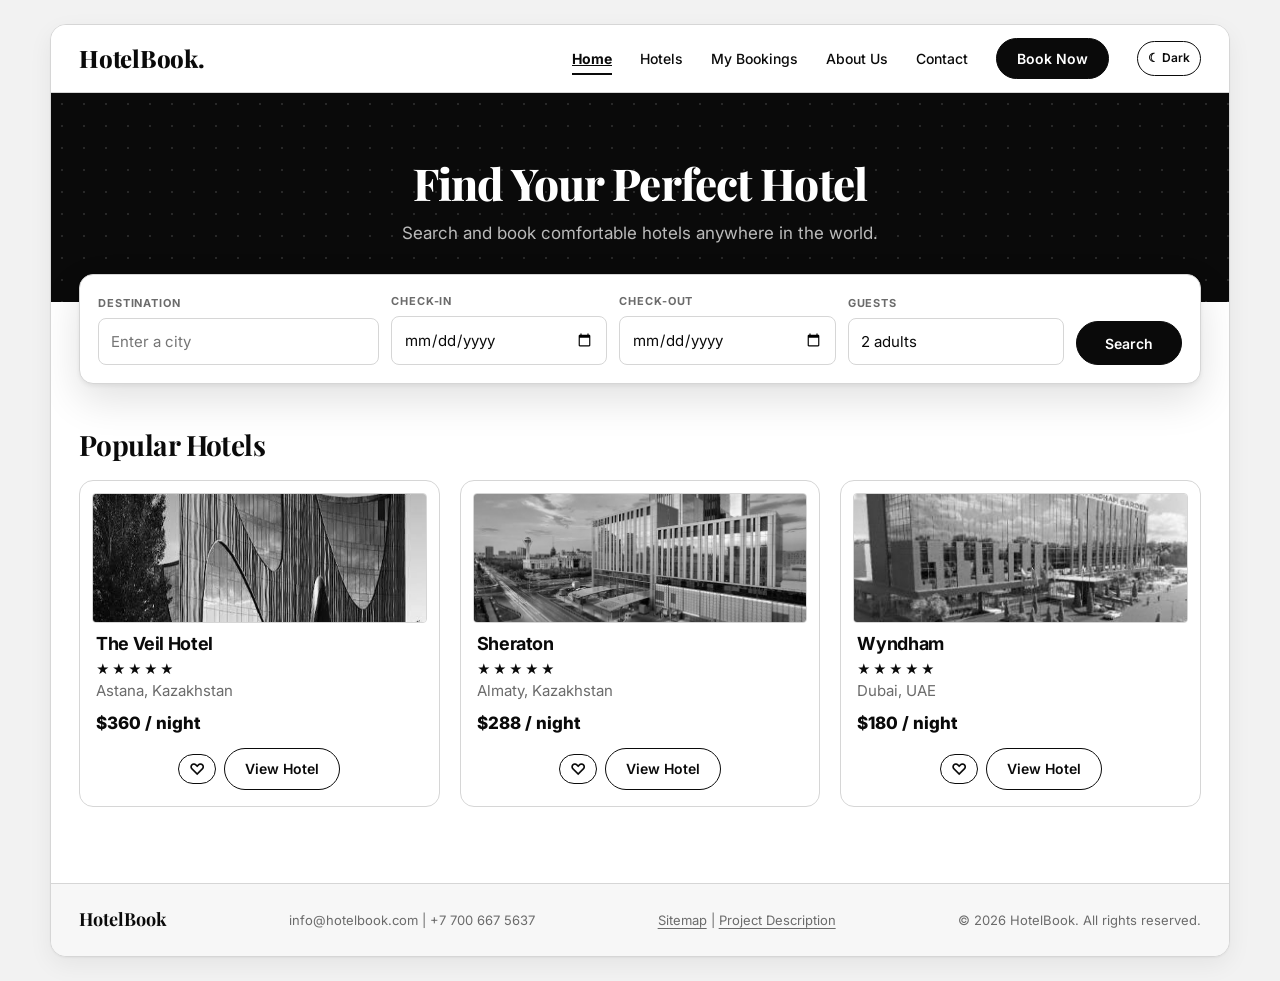
<file: index.html>
<!DOCTYPE html>
<html lang="en">
<head>
<meta charset="UTF-8">
<meta name="viewport" content="width=device-width, initial-scale=1.0">
<title>HotelBook — Home</title>
<link rel="stylesheet" href="style.css">
</head>
<body>
<div class="site">
<header>
<a class="logo" href="index.html">HotelBook</a>
<nav><a href="index.html">Home</a><a href="hotels.html">Hotels</a><a href="my-bookings.html">My Bookings</a><a href="about.html">About Us</a><a href="contact.html">Contact</a><a class="btn" href="booking.html">Book Now</a></nav>
</header>
<main>
<section class="hero">
<h1>Find Your Perfect Hotel</h1>
<p>Search and book comfortable hotels anywhere in the world.</p>
</section>

<form class="search-box" id="home-search" action="hotels.html">
<div class="field"><label for="home-destination">Destination</label><input id="home-destination" type="text" placeholder="Enter a city"></div>
<div class="field"><label for="home-checkin">Check-in</label><input id="home-checkin" type="date"></div>
<div class="field"><label for="home-checkout">Check-out</label><input id="home-checkout" type="date"></div>
<div class="field"><label for="home-guests">Guests</label><input id="home-guests" type="text" value="2 adults"></div>
<button class="dark" type="submit">Search</button>
</form>

<section class="hidden" id="recent-section" aria-labelledby="recent-title">
<div class="section-header">
<h2 class="section-title" id="recent-title">Recently Viewed</h2>
<button type="button" id="clear-recent">Clear</button>
</div>
<div class="hotel-grid" id="recent-hotels"></div>
</section>

<h2 class="section-title">Popular Hotels</h2>
<div class="hotel-grid" id="popular-hotels"></div>
</main>
<footer><strong>HotelBook</strong><span>info@hotelbook.com | +7 700 667 5637</span><span><a href="sitemap.html">Sitemap</a> | <a href="project-description.html">Project Description</a></span><span>© 2026 HotelBook. All rights reserved.</span></footer>
</div>

<script src="https://code.jquery.com/jquery-3.7.1.min.js"></script>
<script src="js/classes/StorageService.js"></script>
<script src="js/classes/Hotel.js"></script>
<script src="js/classes/Booking.js"></script>
<script src="js/data.js"></script>
<script src="js/common.js"></script>
<script src="js/main.js"></script>
<script src="js/recent.js"></script>
<script src="js/home.js"></script>
<script src="js/effects.js"></script>
</body>
</html>
</file>
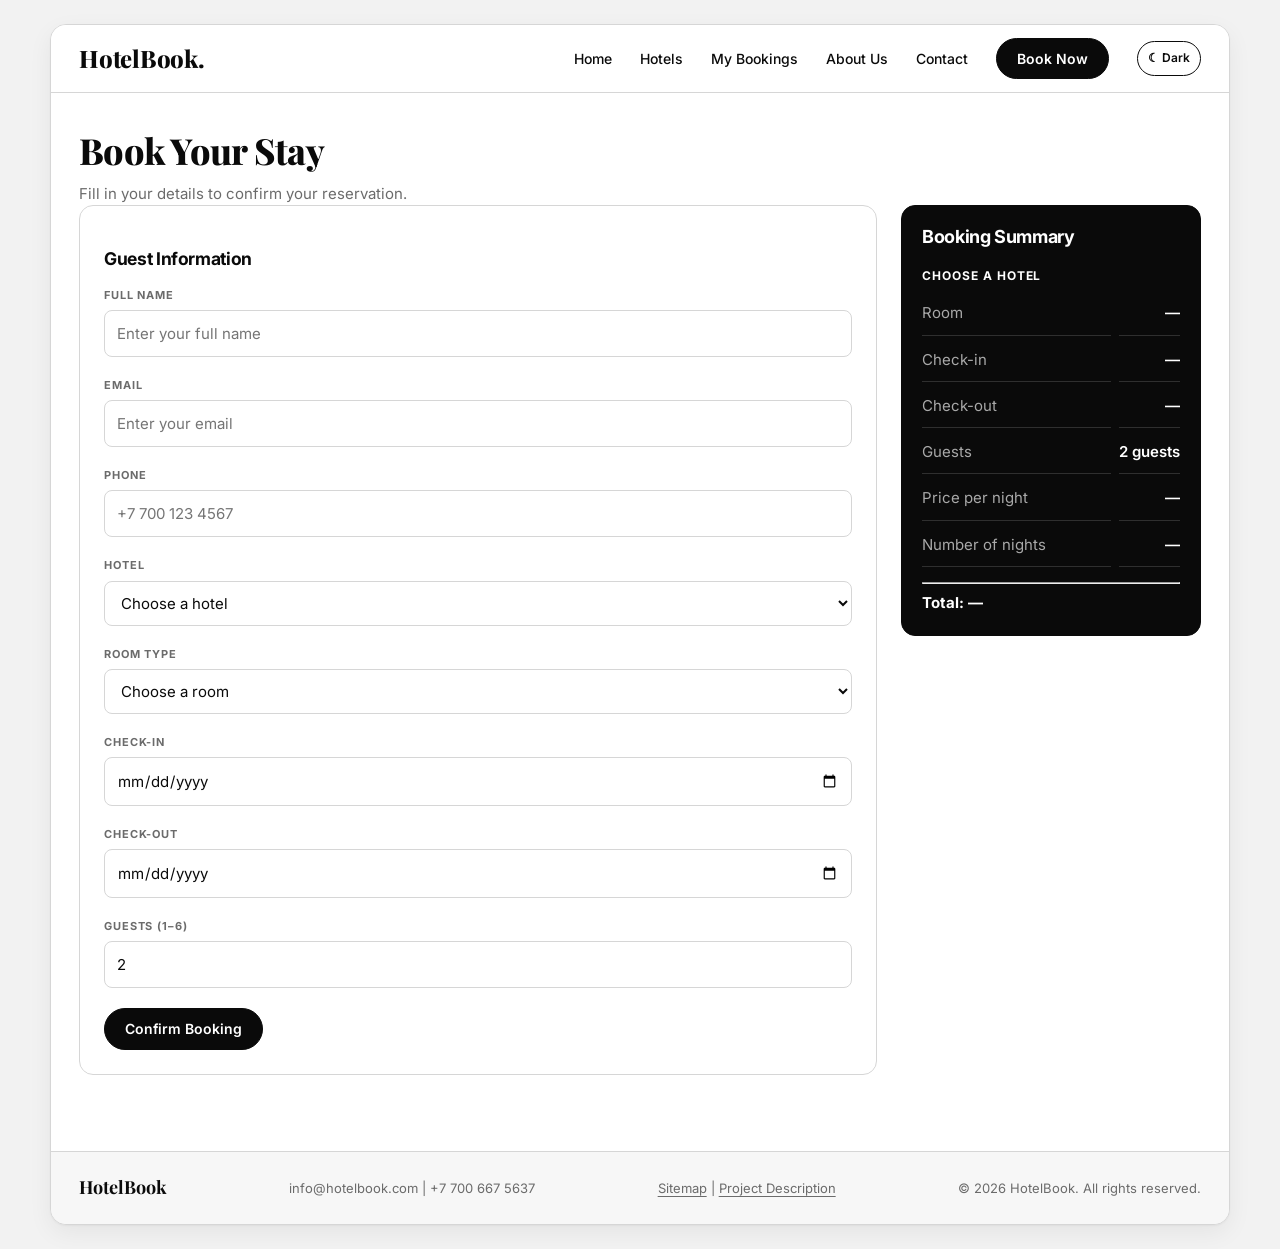
<file: booking.html>
<!DOCTYPE html>
<html lang="en">
<head>
<meta charset="UTF-8">
<meta name="viewport" content="width=device-width, initial-scale=1.0">
<title>HotelBook — Booking</title>
<link rel="stylesheet" href="style.css">
</head>
<body> 
<div class="site">
<header>
<a class="logo" href="index.html">HotelBook</a>
<nav><a href="index.html">Home</a><a href="hotels.html">Hotels</a><a href="my-bookings.html">My Bookings</a><a href="about.html">About Us</a><a href="contact.html">Contact</a><a class="btn" href="booking.html">Book Now</a></nav>
</header>
<main>
<h1 class="page-title">Book Your Stay</h1>
<p class="subtitle">Fill in your details to confirm your reservation.</p>
<div class="booking-layout">
<form class="form-panel" id="booking-form" novalidate>
<h3>Guest Information</h3>

<div class="field"><label for="booking-name">Full Name</label>
<input id="booking-name" type="text" placeholder="Enter your full name" autocomplete="name" aria-describedby="booking-name-error">
<small class="error-message" id="booking-name-error"></small></div>

<div class="field"><label for="booking-email">Email</label>
<input id="booking-email" type="email" placeholder="Enter your email" autocomplete="email" aria-describedby="booking-email-error">
<small class="error-message" id="booking-email-error"></small></div>

<div class="field"><label for="booking-phone">Phone</label>
<input id="booking-phone" type="tel" placeholder="+7 700 123 4567" autocomplete="tel" aria-describedby="booking-phone-error">
<small class="error-message" id="booking-phone-error"></small></div>

<div class="field"><label for="booking-hotel">Hotel</label>
<select id="booking-hotel" aria-describedby="booking-hotel-error"><option value="">Choose a hotel</option></select>
<small class="error-message" id="booking-hotel-error"></small></div>

<div class="field"><label for="booking-room">Room type</label>
<select id="booking-room" aria-describedby="booking-room-error"><option value="">Choose a room</option></select>
<small class="error-message" id="booking-room-error"></small></div>

<div class="field"><label for="booking-checkin">Check-in</label>
<input id="booking-checkin" type="date" aria-describedby="booking-checkin-error">
<small class="error-message" id="booking-checkin-error"></small></div>

<div class="field"><label for="booking-checkout">Check-out</label>
<input id="booking-checkout" type="date" aria-describedby="booking-checkout-error">
<small class="error-message" id="booking-checkout-error"></small></div>

<div class="field"><label for="booking-guests">Guests (1–6)</label>
<input id="booking-guests" type="number" min="1" max="6" value="2" aria-describedby="booking-guests-error">
<small class="error-message" id="booking-guests-error"></small></div>

<button class="dark" type="submit">Confirm Booking</button>
<p class="success-message hidden" id="booking-success" role="status"></p>
</form>

<aside class="panel summary"><h3>Booking Summary</h3>
<p><strong id="summary-hotel">Choose a hotel</strong><br><span class="stars" id="summary-stars"></span></p>
<dl>
<dt>Room</dt><dd id="summary-room">—</dd>
<dt>Check-in</dt><dd id="summary-checkin">—</dd>
<dt>Check-out</dt><dd id="summary-checkout">—</dd>
<dt>Guests</dt><dd id="summary-guests">—</dd>
<dt>Price per night</dt><dd id="summary-price">—</dd>
<dt>Number of nights</dt><dd id="summary-nights">—</dd>
</dl>
<hr><strong id="summary-total">Total: —</strong></aside>
</div>
</main>
<footer><strong>HotelBook</strong><span>info@hotelbook.com | +7 700 667 5637</span><span><a href="sitemap.html">Sitemap</a> | <a href="project-description.html">Project Description</a></span><span>© 2026 HotelBook. All rights reserved.</span></footer>
</div>

<script src="https://code.jquery.com/jquery-3.7.1.min.js"></script>
<script src="js/classes/StorageService.js"></script>
<script src="js/classes/Hotel.js"></script>
<script src="js/classes/Booking.js"></script>
<script src="js/classes/BookingList.js"></script>
<script src="js/data.js"></script>
<script src="js/common.js"></script>
<script src="js/main.js"></script>
<script src="js/booking.js"></script>
<script src="js/effects.js"></script>
</body>
</html>
</file>
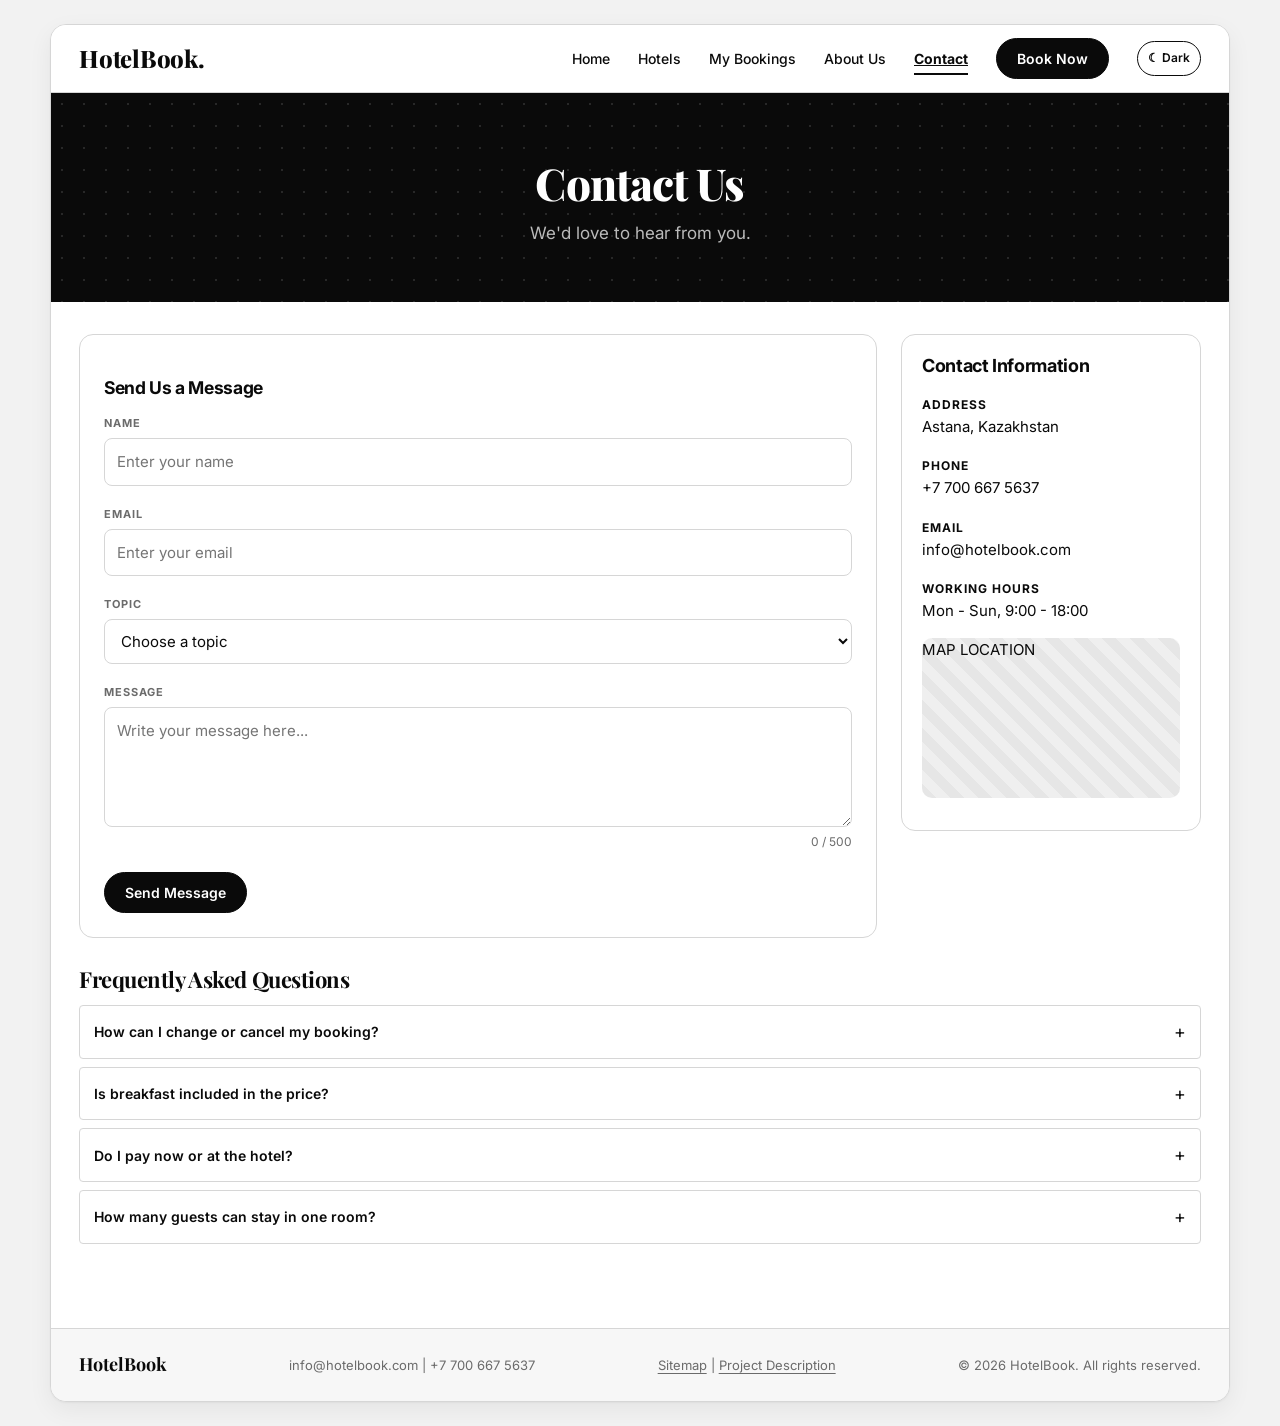
<file: contact.html>
<!DOCTYPE html>
<html lang="en">
<head>
<meta charset="UTF-8">
<meta name="viewport" content="width=device-width, initial-scale=1.0">
<title>HotelBook — Contact</title>
<link rel="stylesheet" href="style.css">
</head>
<body>
<div class="site">
<header>
<a class="logo" href="index.html">HotelBook</a>
<nav><a href="index.html">Home</a><a href="hotels.html">Hotels</a><a href="my-bookings.html">My Bookings</a><a href="about.html">About Us</a><a href="contact.html">Contact</a><a class="btn" href="booking.html">Book Now</a></nav>
</header>
<main>
<section class="hero"><h1>Contact Us</h1><p>We'd love to hear from you.</p></section>
<div class="contact-layout">
<form class="form-panel" id="contact-form" novalidate>
<h3>Send Us a Message</h3>

<div class="field"><label for="contact-name">Name</label>
<input id="contact-name" type="text" placeholder="Enter your name" autocomplete="name" aria-describedby="contact-name-error">
<small class="error-message" id="contact-name-error"></small></div>

<div class="field"><label for="contact-email">Email</label>
<input id="contact-email" type="email" placeholder="Enter your email" autocomplete="email" aria-describedby="contact-email-error">
<small class="error-message" id="contact-email-error"></small></div>

<div class="field"><label for="contact-topic">Topic</label>
<select id="contact-topic" aria-describedby="contact-topic-error">
<option value="">Choose a topic</option>
<option value="booking">Booking question</option>
<option value="payment">Payment</option>
<option value="feedback">Feedback</option>
<option value="other">Other</option>
</select>
<small class="error-message" id="contact-topic-error"></small></div>

<div class="field"><label for="contact-message">Message</label>
<textarea id="contact-message" placeholder="Write your message here..." aria-describedby="contact-message-error message-counter"></textarea>
<small class="char-counter" id="message-counter">0 / 500</small>
<small class="error-message" id="contact-message-error"></small></div>

<button class="dark" type="submit">Send Message</button>
<p class="success-message hidden" id="contact-success" role="status"></p>
</form>
<aside class="panel"><h3>Contact Information</h3><p><strong>Address</strong><br>Astana, Kazakhstan</p><p><strong>Phone</strong><br>+7 700 667 5637</p><p><strong>Email</strong><br>info@hotelbook.com</p><p><strong>Working Hours</strong><br>Mon - Sun, 9:00 - 18:00</p><div class="image-placeholder">MAP LOCATION</div></aside>
</div>

<section class="faq" id="faq">
<h2>Frequently Asked Questions</h2>
<div class="faq-item">
<button class="faq-question" type="button" aria-expanded="false">How can I change or cancel my booking?</button>
<div class="faq-answer"><p>Open the My Bookings page. There you can edit the dates or cancel a booking.</p></div>
</div>
<div class="faq-item">
<button class="faq-question" type="button" aria-expanded="false">Is breakfast included in the price?</button>
<div class="faq-answer"><p>It depends on the hotel. Open the hotel page and check the Amenities tab.</p></div>
</div>
<div class="faq-item">
<button class="faq-question" type="button" aria-expanded="false">Do I pay now or at the hotel?</button>
<div class="faq-answer"><p>HotelBook only reserves the room. Payment is made at the hotel on arrival.</p></div>
</div>
<div class="faq-item">
<button class="faq-question" type="button" aria-expanded="false">How many guests can stay in one room?</button>
<div class="faq-answer"><p>You can book for 1 to 6 guests. For larger groups, please contact us.</p></div>
</div>
</section>
</main>
<footer><strong>HotelBook</strong><span>info@hotelbook.com | +7 700 667 5637</span><span><a href="sitemap.html">Sitemap</a> | <a href="project-description.html">Project Description</a></span><span>© 2026 HotelBook. All rights reserved.</span></footer>
</div>

<script src="https://code.jquery.com/jquery-3.7.1.min.js"></script>
<script src="js/classes/StorageService.js"></script>
<script src="js/classes/Hotel.js"></script>
<script src="js/classes/Booking.js"></script>
<script src="js/data.js"></script>
<script src="js/common.js"></script>
<script src="js/main.js"></script>
<script src="js/contact.js"></script>
<script src="js/effects.js"></script>
</body>
</html>
</file>
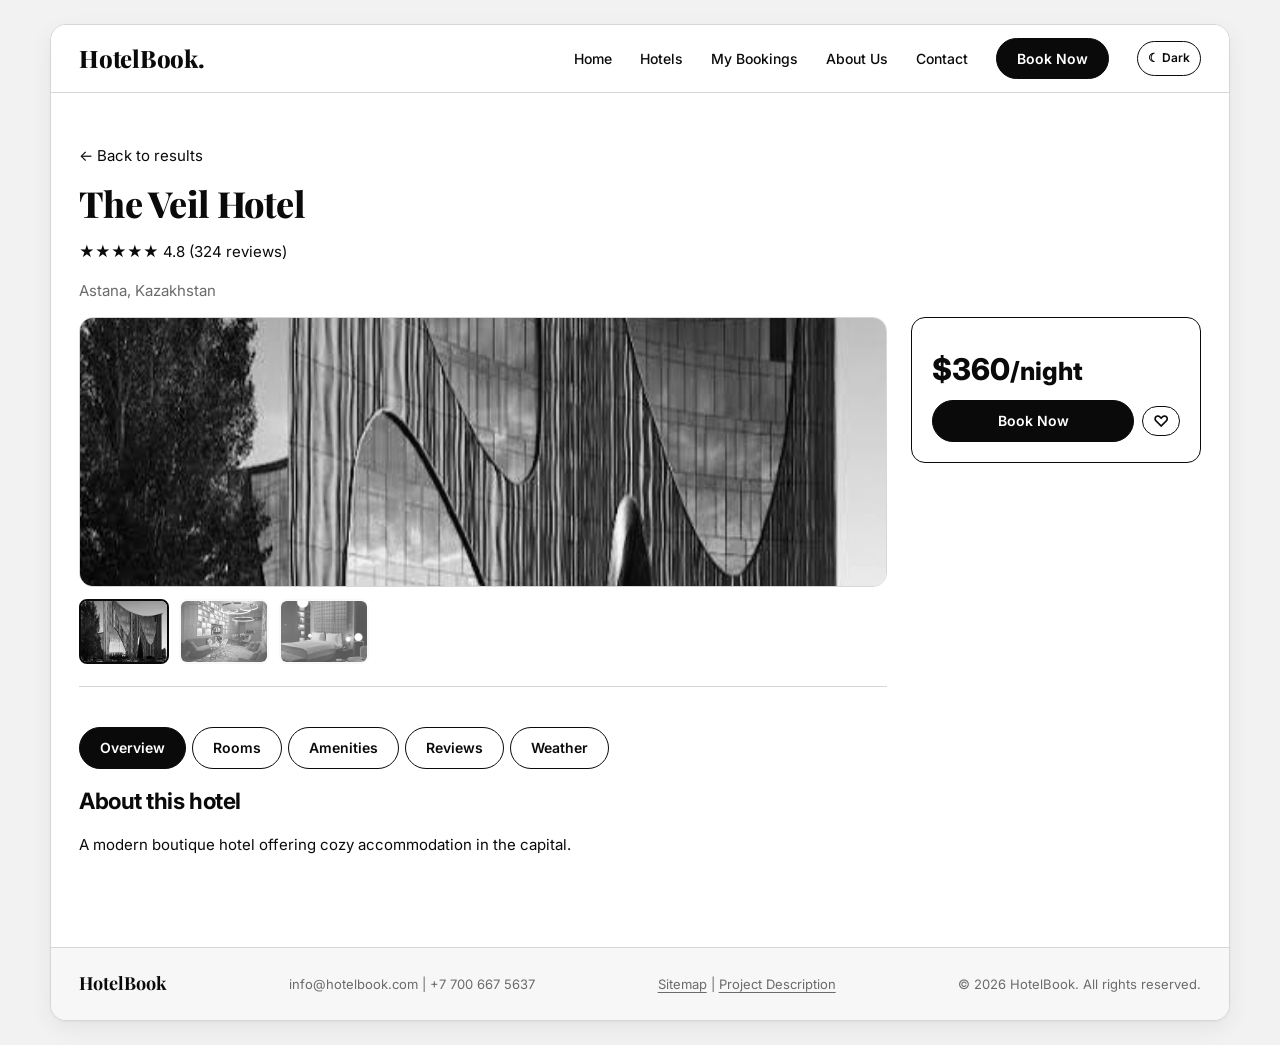
<file: hotel-details.html>
<!DOCTYPE html>
<html lang="en">
<head>
<meta charset="UTF-8">
<meta name="viewport" content="width=device-width, initial-scale=1.0">
<title>HotelBook — Hotel Details</title>
<link rel="stylesheet" href="style.css">
</head>
<body>
<div class="site">
<header>
<a class="logo" href="index.html">HotelBook</a>
<nav><a href="index.html">Home</a><a href="hotels.html">Hotels</a><a href="my-bookings.html">My Bookings</a><a href="about.html">About Us</a><a href="contact.html">Contact</a><a class="btn" href="booking.html">Book Now</a></nav>
</header>
<main>
<p><a href="hotels.html">← Back to results</a></p>

<p class="empty-message hidden" id="hotel-not-found">Hotel not found. Please go back to the hotel list.</p>

<div id="hotel-content">
<h1 class="page-title" id="hotel-name">Hotel</h1>
<p id="hotel-rating"></p>
<p class="muted" id="hotel-location"></p>

<div class="details-grid">
<section>
<img class="main-image" id="main-image" alt="">
<div class="gallery" id="hotel-gallery"></div>

<div class="features">
<div class="tabs" id="hotel-tabs" role="tablist">
<button class="tab-btn active" type="button" role="tab" aria-selected="true" data-tab="overview">Overview</button>
<button class="tab-btn" type="button" role="tab" aria-selected="false" data-tab="rooms">Rooms</button>
<button class="tab-btn" type="button" role="tab" aria-selected="false" data-tab="amenities">Amenities</button>
<button class="tab-btn" type="button" role="tab" aria-selected="false" data-tab="reviews">Reviews</button>
<button class="tab-btn" type="button" role="tab" aria-selected="false" data-tab="weather">Weather</button>
</div>

<div class="tab-panel" id="tab-overview"><h2>About this hotel</h2><p id="hotel-description"></p></div>
<div class="tab-panel hidden" id="tab-rooms"><h2>Rooms</h2><div id="rooms-list"></div></div>
<div class="tab-panel hidden" id="tab-amenities"><h2>Amenities</h2><ul id="amenities-list"></ul></div>
<div class="tab-panel hidden" id="tab-reviews"><h2>Guest reviews</h2><div id="reviews-list"></div></div>

<div class="tab-panel hidden" id="tab-weather">
<h2>Weather forecast</h2>
<form class="weather-form" id="weather-form" novalidate>
<div class="field"><label for="weather-start">From</label><input id="weather-start" type="date"></div>
<div class="field"><label for="weather-end">To</label><input id="weather-end" type="date"></div>
<button class="dark" type="submit">Show forecast</button>
</form>
<p class="muted">The forecast is available up to 16 days ahead. Data: Open-Meteo.</p>
<div class="weather-status" id="weather-status" aria-live="polite"></div>
<div class="weather-grid" id="weather-list"></div>
</div>
</div>
</section>

<aside class="price-box">
<div class="price" id="hotel-price"></div>
<div class="price-actions">
<a class="btn btn-dark" id="book-link" href="booking.html">Book Now</a>
<button class="favorite-btn" id="details-favorite" type="button">♡</button>
</div>
</aside>
</div>
</div>
</main>
<footer><strong>HotelBook</strong><span>info@hotelbook.com | +7 700 667 5637</span><span><a href="sitemap.html">Sitemap</a> | <a href="project-description.html">Project Description</a></span><span>© 2026 HotelBook. All rights reserved.</span></footer>
</div>

<script src="https://code.jquery.com/jquery-3.7.1.min.js"></script>
<script src="js/classes/StorageService.js"></script>
<script src="js/classes/Hotel.js"></script>
<script src="js/classes/Booking.js"></script>
<script src="js/classes/WeatherService.js"></script>
<script src="js/data.js"></script>
<script src="js/common.js"></script>
<script src="js/main.js"></script>
<script src="js/recent.js"></script>
<script src="js/details.js"></script>
<script src="js/weather.js"></script>
<script src="js/effects.js"></script>
</body>
</html>
</file>
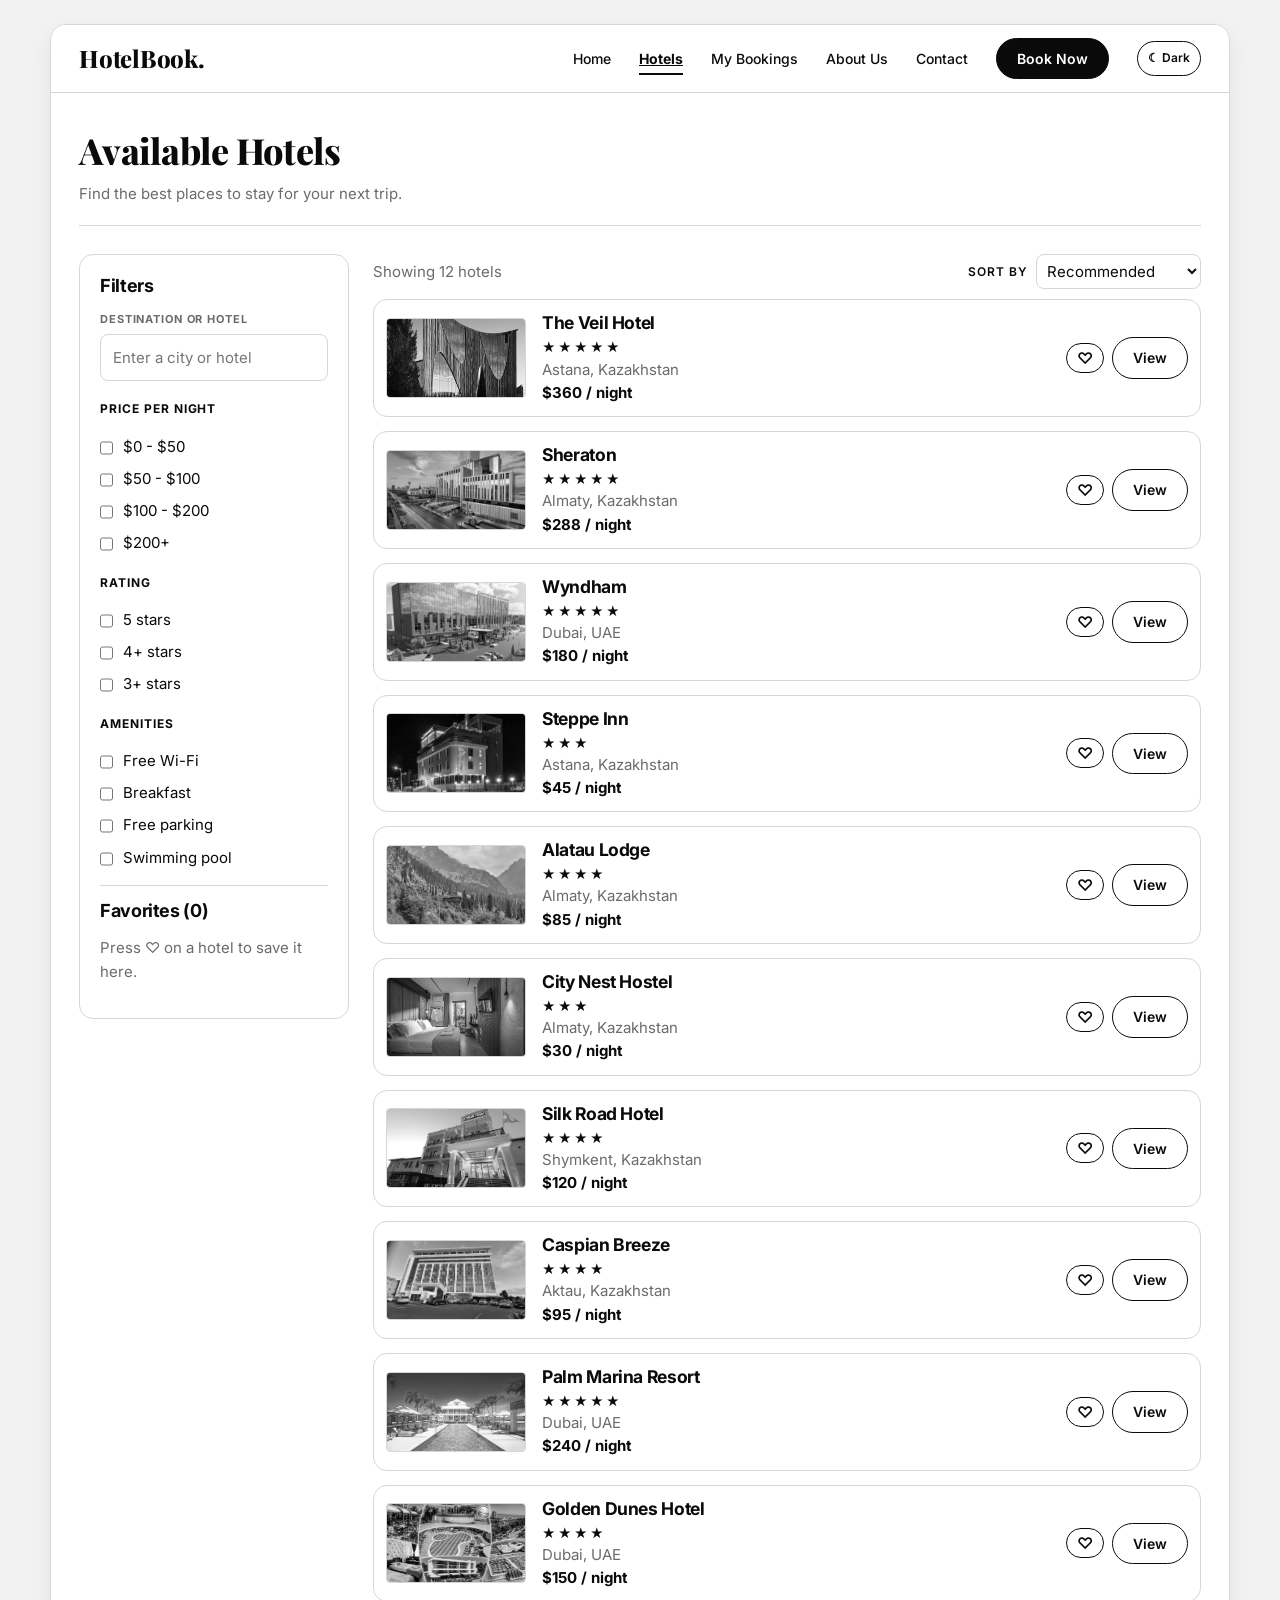
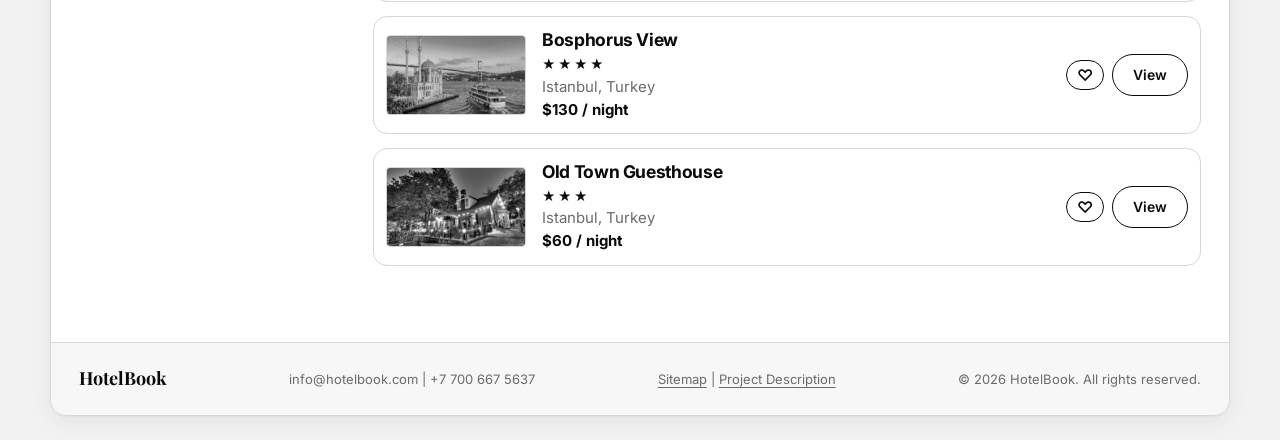
<file: hotels.html>
<!DOCTYPE html>
<html lang="en">
<head>
<meta charset="UTF-8">
<meta name="viewport" content="width=device-width, initial-scale=1.0">
<title>HotelBook — Hotels</title>
<link rel="stylesheet" href="style.css">
</head>
<body>
<div class="site">
<header>
<a class="logo" href="index.html">HotelBook</a>
<nav><a href="index.html">Home</a><a href="hotels.html">Hotels</a><a href="my-bookings.html">My Bookings</a><a href="about.html">About Us</a><a href="contact.html">Contact</a><a class="btn" href="booking.html">Book Now</a></nav>
</header>
<main>
<div class="page-heading"><h1 class="page-title">Available Hotels</h1><p class="subtitle">Find the best places to stay for your next trip.</p></div>
<div class="hotels-layout">
<aside class="panel">
<h3>Filters</h3>
<form id="filter-form">
<div class="field"><label for="search-input">Destination or hotel</label><input id="search-input" type="search" placeholder="Enter a city or hotel"></div>
<p><strong>Price per night</strong></p>
<div class="checkbox-group">
<label><input type="checkbox" name="price" value="0-50"> $0 - $50</label>
<label><input type="checkbox" name="price" value="50-100"> $50 - $100</label>
<label><input type="checkbox" name="price" value="100-200"> $100 - $200</label>
<label><input type="checkbox" name="price" value="200-Infinity"> $200+</label>
</div>
<p><strong>Rating</strong></p>
<div class="checkbox-group">
<label><input type="checkbox" name="rating" value="5"> 5 stars</label>
<label><input type="checkbox" name="rating" value="4"> 4+ stars</label>
<label><input type="checkbox" name="rating" value="3"> 3+ stars</label>
</div>
<p><strong>Amenities</strong></p>
<div class="checkbox-group" id="amenity-filters"></div>
<button type="button" id="reset-filters" class="hidden">Reset filters</button>
</form>
<div class="favorites-panel" id="favorites-panel"></div>
</aside>
<section>
<div class="results-bar">
<p class="muted" id="results-count" aria-live="polite">Loading hotels...</p>
<div class="sort-field">
<label for="sort-select">Sort by</label>
<select id="sort-select">
<option value="default">Recommended</option>
<option value="price-asc">Price: low to high</option>
<option value="price-desc">Price: high to low</option>
<option value="rating-desc">Rating: high to low</option>
</select>
</div>
</div>
<div class="hotel-list" id="hotel-list"></div>
</section>
</div>
</main>
<footer><strong>HotelBook</strong><span>info@hotelbook.com | +7 700 667 5637</span><span><a href="sitemap.html">Sitemap</a> | <a href="project-description.html">Project Description</a></span><span>© 2026 HotelBook. All rights reserved.</span></footer>
</div>

<script src="https://code.jquery.com/jquery-3.7.1.min.js"></script>
<script src="js/classes/StorageService.js"></script>
<script src="js/classes/Hotel.js"></script>
<script src="js/classes/Booking.js"></script>
<script src="js/data.js"></script>
<script src="js/common.js"></script>
<script src="js/main.js"></script>
<script src="js/hotels.js"></script>
<script src="js/effects.js"></script>
</body>
</html>
</file>
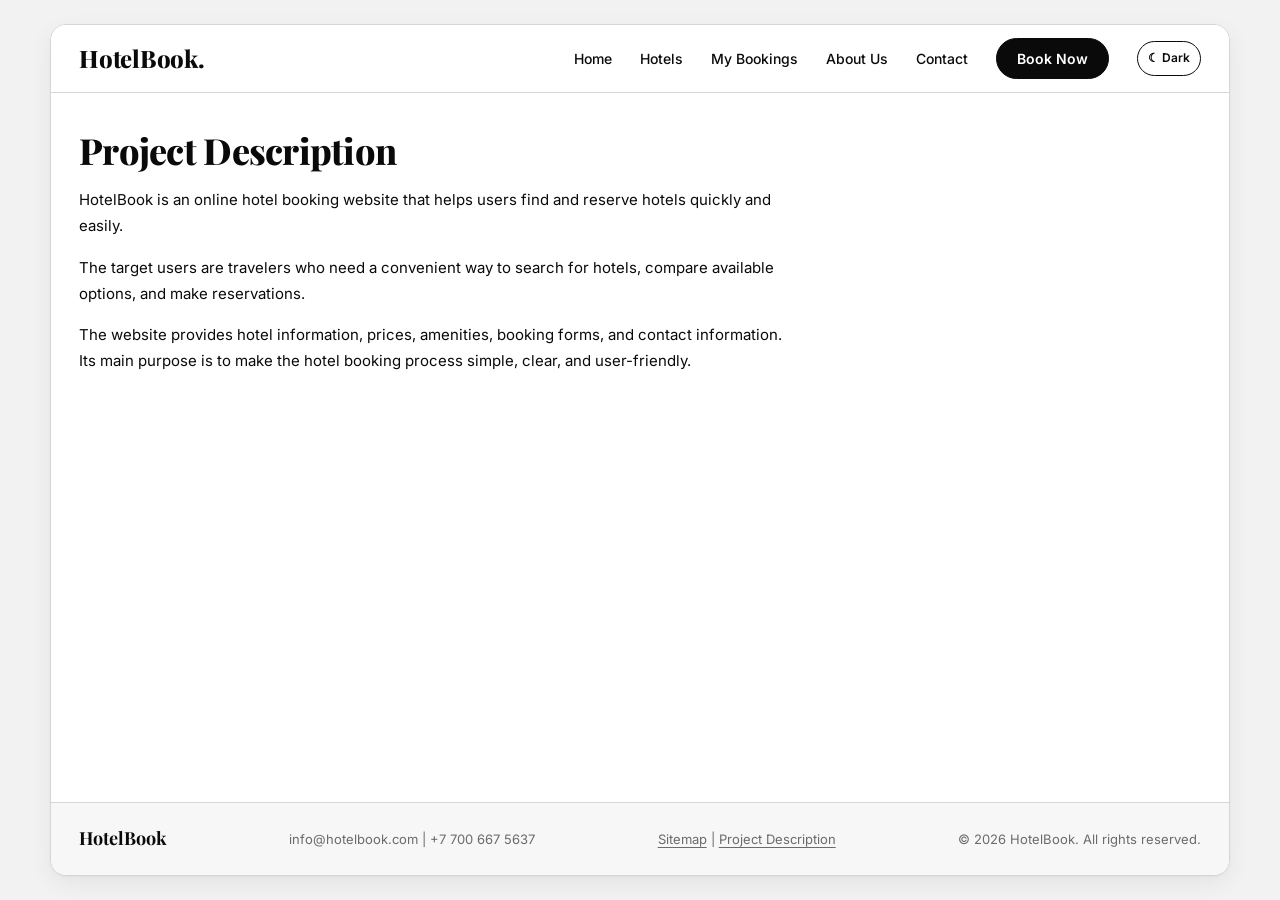
<file: project-description.html>
<!DOCTYPE html>
<html lang="en">
<head>
<meta charset="UTF-8">
<meta name="viewport" content="width=device-width, initial-scale=1.0">
<title>HotelBook — Project Description</title>
<link rel="stylesheet" href="style.css">
</head>
<body>
<div class="site">
<header>
<a class="logo" href="index.html">HotelBook</a>
<nav><a href="index.html">Home</a><a href="hotels.html">Hotels</a><a href="my-bookings.html">My Bookings</a><a href="about.html">About Us</a><a href="contact.html">Contact</a><a class="btn" href="booking.html">Book Now</a></nav>
</header>
<main>
<div class="project-description">
<h1 class="page-title">Project Description</h1>
<p>HotelBook is an online hotel booking website that helps users find and reserve hotels quickly and easily.</p>
<p>The target users are travelers who need a convenient way to search for hotels, compare available options, and make reservations.</p>
<p>The website provides hotel information, prices, amenities, booking forms, and contact information. Its main purpose is to make the hotel booking process simple, clear, and user-friendly.</p>
</div>
</main>
<footer><strong>HotelBook</strong><span>info@hotelbook.com | +7 700 667 5637</span><span><a href="sitemap.html">Sitemap</a> | <a href="project-description.html">Project Description</a></span><span>© 2026 HotelBook. All rights reserved.</span></footer>
</div>

<script src="https://code.jquery.com/jquery-3.7.1.min.js"></script>
<script src="js/classes/StorageService.js"></script>
<script src="js/classes/Hotel.js"></script>
<script src="js/classes/Booking.js"></script>
<script src="js/data.js"></script>
<script src="js/common.js"></script>
<script src="js/main.js"></script>
<script src="js/effects.js"></script>
</body>
</html>
</file>
<file: style.css>
@import url("https://fonts.googleapis.com/css2?family=Inter:wght@400;500;600;700;800&family=Playfair+Display:wght@700;800&display=swap");

* {
    box-sizing: border-box;
}

:root {
    --bg: #f2f2f2;
    --text: #0a0a0a;
    --muted: #6b6b6b;
    --border: #d6d6d6;
    --border-strong: #0a0a0a;
    --dark: #0a0a0a;
    --white: #ffffff;
    --soft: #f7f7f7;
    --invert-text: #ffffff;
    --radius: 10px;
    --shadow: 0 1px 2px rgba(0, 0, 0, 0.04), 0 8px 24px rgba(0, 0, 0, 0.06);
    --shadow-hover: 0 2px 4px rgba(0, 0, 0, 0.06), 0 16px 40px rgba(0, 0, 0, 0.12);
    --ease: cubic-bezier(0.2, 0.7, 0.2, 1);
}

html {
    scroll-behavior: smooth;
}

body {
    margin: 0;
    font-family: "Inter", Arial, Helvetica, sans-serif;
    color: var(--text);
    background: var(--bg);
    font-size: 15px;
    line-height: 1.55;
    -webkit-font-smoothing: antialiased;
}

::selection {
    background: var(--text);
    color: var(--white);
}

a {
    color: inherit;
    text-decoration: none;
}

h1, h2, h3 {
    letter-spacing: -0.02em;
    line-height: 1.2;
}

.site {
    width: min(1180px, calc(100% - 32px));
    margin: 24px auto;
    background: var(--white);
    border: 1px solid var(--border);
    border-radius: 16px;
    min-height: calc(100vh - 48px);
    overflow: hidden;
    box-shadow: var(--shadow);
    display: flex;
    flex-direction: column;
}


header {
    position: sticky;
    top: 0;
    z-index: 20;
    height: 68px;
    border-bottom: 1px solid var(--border);
    display: flex;
    align-items: center;
    justify-content: space-between;
    padding: 0 28px;
    background: var(--white);
}

.logo {
    font-family: "Playfair Display", Georgia, serif;
    font-size: 24px;
    font-weight: 800;
    letter-spacing: -0.01em;
}

.logo::after {
    content: ".";
}

nav {
    display: flex;
    align-items: center;
    gap: 28px;
    font-size: 14px;
    font-weight: 500;
}

nav a:not(.btn) {
    position: relative;
    padding: 4px 0;
}

nav a:not(.btn)::after {
    content: "";
    position: absolute;
    left: 0;
    right: 0;
    bottom: -2px;
    height: 2px;
    background: currentColor;
    transform: scaleX(0);
    transform-origin: left;
    transition: transform 0.25s var(--ease);
}

nav a:not(.btn):hover::after,
nav a.active-link::after {
    transform: scaleX(1);
}


.btn,
button {
    display: inline-block;
    border: 1.5px solid var(--border-strong);
    background: var(--white);
    color: var(--text);
    border-radius: 999px;
    padding: 9px 20px;
    font: inherit;
    font-size: 14px;
    font-weight: 600;
    cursor: pointer;
    transition: background 0.2s var(--ease), color 0.2s var(--ease), transform 0.15s var(--ease), box-shadow 0.2s var(--ease);
}

.btn:hover,
button:hover {
    background: var(--text);
    color: var(--white);
}

.btn:active,
button:active {
    transform: translateY(1px);
}

.btn:focus-visible,
button:focus-visible,
a:focus-visible {
    outline: 2px solid var(--text);
    outline-offset: 3px;
}

.btn-dark,
button.dark,
nav .btn {
    background: var(--dark);
    border-color: var(--dark);
    color: var(--invert-text);
}

.btn-dark:hover,
button.dark:hover,
nav .btn:hover {
    background: var(--white);
    color: var(--text);
    border-color: var(--border-strong);
}


main {
    padding: 36px 28px;
    flex: 1;
}

.hero {
    text-align: center;
    padding: 64px 24px 56px;
    margin: -36px -28px 32px;
    background: var(--dark);
    color: var(--invert-text);
    position: relative;
    overflow: hidden;
}

.hero::before {
    content: "";
    position: absolute;
    inset: 0;
    background-image: radial-gradient(rgba(255, 255, 255, 0.12) 1px, transparent 1px);
    background-size: 22px 22px;
    pointer-events: none;
}

.hero > * {
    position: relative;
}

.hero h1,
.page-title {
    margin: 0 0 10px;
    font-family: "Playfair Display", Georgia, serif;
    font-size: 44px;
    font-weight: 800;
}

.hero p {
    margin: 0 auto;
    max-width: 520px;
    color: rgba(255, 255, 255, 0.72);
    font-size: 17px;
}

.subtitle {
    margin: 0;
    color: var(--muted);
}

.page-title {
    font-size: 36px;
}

.page-heading {
    margin-bottom: 28px;
    padding-bottom: 20px;
    border-bottom: 1px solid var(--border);
}


.search-box {
    border: 1px solid var(--border);
    background: var(--white);
    padding: 18px;
    border-radius: 14px;
    display: grid;
    grid-template-columns: 1.3fr 1fr 1fr 1fr auto;
    gap: 12px;
    align-items: end;
    box-shadow: var(--shadow-hover);
    margin-top: -60px;
    position: relative;
    z-index: 2;
}

.search-box button {
    height: 44px;
    padding: 0 28px;
}


.field {
    display: flex;
    flex-direction: column;
    gap: 6px;
}

.field label {
    font-size: 11px;
    font-weight: 700;
    text-transform: uppercase;
    letter-spacing: 0.08em;
    color: var(--muted);
}

input,
textarea,
select {
    width: 100%;
    border: 1.5px solid var(--border);
    border-radius: 8px;
    padding: 11px 12px;
    background: var(--white);
    color: var(--text);
    font: inherit;
    transition: border-color 0.2s, box-shadow 0.2s;
}

input:hover,
textarea:hover,
select:hover {
    border-color: #9a9a9a;
}

input:focus,
textarea:focus,
select:focus {
    outline: none;
    border-color: var(--border-strong);
    box-shadow: 0 0 0 3px rgba(0, 0, 0, 0.08);
}

textarea {
    resize: vertical;
    min-height: 120px;
}

input[type="checkbox"] {
    width: 16px;
    height: 16px;
    accent-color: var(--text);
    vertical-align: middle;
    margin: 0 6px 0 0;
}


.section-title {
    font-family: "Playfair Display", Georgia, serif;
    font-size: 28px;
    margin: 44px 0 18px;
}

.hotel-grid {
    display: grid;
    grid-template-columns: repeat(3, 1fr);
    gap: 20px;
}

.hotel-card {
    border: 1px solid var(--border);
    padding: 12px 12px 16px;
    border-radius: 14px;
    background: var(--white);
    transition: transform 0.25s var(--ease), box-shadow 0.25s var(--ease), border-color 0.25s;
}

.hotel-card:hover {
    transform: translateY(-4px);
    box-shadow: var(--shadow-hover);
    border-color: var(--border-strong);
}

.hotel-card img,
.hotel-row img {
    filter: grayscale(100%);
    transition: filter 0.4s var(--ease);
}

.hotel-card:hover img,
.hotel-row:hover img {
    filter: grayscale(0%);
}

.image-placeholder {
    width: 100%;
    height: 160px;
    border-radius: 10px;
    background:
        repeating-linear-gradient(45deg, #e6e6e6 0 10px, #efefef 10px 20px);
    margin-bottom: 12px;
    overflow: hidden;
}

.image-placeholder img {
    width: 100%;
    height: 100%;
    object-fit: cover;
    display: block;
}

.hotel-card h3 {
    margin: 2px 4px 4px;
    font-size: 18px;
}

.hotel-card > p,
.hotel-card > div:not(.image-placeholder) {
    margin-left: 4px;
    margin-right: 4px;
}

.stars {
    letter-spacing: 2px;
    font-size: 13px;
}

.muted {
    color: var(--muted);
}

.price {
    font-weight: 800;
    font-size: 17px;
    margin: 8px 0;
}

.card-actions {
    text-align: center;
    margin-top: 12px;
}

/* ---------- Footer ---------- */

footer {
    border-top: 1px solid var(--border);
    padding: 22px 28px;
    margin-top: 40px;
    font-size: 13px;
    color: var(--muted);
    display: flex;
    justify-content: space-between;
    align-items: center;
    flex-wrap: wrap;
    gap: 15px;
    background: var(--soft);
}

footer strong {
    font-family: "Playfair Display", Georgia, serif;
    font-size: 18px;
    color: var(--text);
}

footer a {
    text-decoration: underline;
    text-underline-offset: 3px;
}

footer a:hover {
    color: var(--text);
}


.hotels-layout {
    display: grid;
    grid-template-columns: 270px 1fr;
    gap: 24px;
    align-items: start;
}

.panel {
    border: 1px solid var(--border);
    border-radius: 14px;
    padding: 20px;
    background: var(--white);
}

aside.panel {
    position: sticky;
    top: 88px;
}

.panel h3 {
    margin: 0 0 14px;
    font-size: 18px;
}

.panel p strong {
    font-size: 12px;
    text-transform: uppercase;
    letter-spacing: 0.08em;
}

.checkbox-group {
    display: grid;
    gap: 9px;
}

.checkbox-group label {
    cursor: pointer;
}

.hotel-list {
    display: grid;
    gap: 14px;
}

.hotel-row {
    border: 1px solid var(--border);
    border-radius: 14px;
    padding: 12px;
    display: grid;
    grid-template-columns: 140px 1fr auto;
    gap: 16px;
    align-items: center;
    background: var(--white);
    transition: box-shadow 0.25s var(--ease), border-color 0.25s;
}

.hotel-row:hover {
    border-color: var(--border-strong);
    box-shadow: var(--shadow-hover);
}

.hotel-row .image-placeholder {
    height: 100px;
    margin: 0;
}

.hotel-row h3 {
    margin: 0 0 4px;
}

.results-bar {
    display: flex;
    justify-content: space-between;
    align-items: center;
    gap: 12px;
    margin-bottom: 14px;
}

.results-bar p {
    margin: 0;
}

.sort-field {
    display: flex;
    align-items: center;
    gap: 8px;
}

.sort-field label {
    font-size: 11px;
    font-weight: 700;
    text-transform: uppercase;
    letter-spacing: 0.08em;
    white-space: nowrap;
}

.sort-field select {
    padding: 7px 10px;
    width: auto;
}


.details-grid {
    display: grid;
    grid-template-columns: 1fr 290px;
    gap: 24px;
    align-items: start;
}

.big-image {
    height: 340px;
}

.main-image {
    display: block;
    width: 100%;
    height: 380px;
    object-fit: cover;
    border-radius: 14px;
    border: 1px solid var(--border);
    filter: grayscale(100%);
    transition: filter 0.5s var(--ease);
}

.main-image:hover {
    filter: grayscale(0%);
}

.gallery {
    display: grid;
    grid-template-columns: repeat(auto-fill, 90px);
    gap: 10px;
    margin-top: 12px;
}

.gallery .image-placeholder {
    height: 70px;
    margin: 0;
}

.gallery-thumb {
    height: 70px;
    padding: 0;
    overflow: hidden;
    opacity: 0.55;
    border-radius: 8px;
    border: 2px solid transparent;
    background: var(--soft);
}

.gallery-thumb:hover {
    background: var(--soft);
}

.gallery-thumb:hover,
.gallery-thumb.active {
    opacity: 1;
}

.gallery-thumb.active {
    border-color: var(--text);
}

.gallery-thumb img {
    display: block;
    width: 100%;
    height: 100%;
    object-fit: cover;
    filter: grayscale(100%);
}

.price-box {
    border: 1px solid var(--border-strong);
    padding: 20px;
    border-radius: 14px;
    position: sticky;
    top: 88px;
    background: var(--white);
}

.price-box .price {
    font-size: 30px;
}

.price-actions {
    display: flex;
    align-items: center;
    gap: 8px;
}

.price-actions .btn {
    flex: 1;
    text-align: center;
}

.features {
    border-top: 1px solid var(--border);
    margin-top: 22px;
    padding-top: 16px;
}

.features ul {
    padding-left: 0;
    list-style: none;
}

.features li {
    margin: 9px 0;
    padding-left: 22px;
    position: relative;
}

.features li::before {
    content: "";
    position: absolute;
    left: 0;
    top: 8px;
    width: 8px;
    height: 8px;
    background: var(--text);
    border-radius: 2px;
}

.tabs {
    display: flex;
    flex-wrap: wrap;
    gap: 8px;
    margin: 24px 0 16px;
}

.tab-btn.active {
    background: var(--dark);
    border-color: var(--dark);
    color: var(--invert-text);
}

.room-card,
.review-card {
    border: 1px solid var(--border);
    border-radius: 12px;
    padding: 16px;
    margin-bottom: 12px;
    transition: border-color 0.2s;
}

.room-card:hover,
.review-card:hover {
    border-color: var(--border-strong);
}

.room-card {
    display: flex;
    justify-content: space-between;
    align-items: center;
    gap: 12px;
}

.room-card h3 {
    margin: 0 0 3px;
}

.review-card p {
    margin: 6px 0 0;
}


.booking-layout,
.contact-layout {
    display: grid;
    grid-template-columns: 1fr 300px;
    gap: 24px;
    align-items: start;
}

.form-panel {
    border: 1px solid var(--border);
    padding: 24px;
    border-radius: 14px;
}

.form-panel .field {
    margin-bottom: 14px;
}

.summary {
    background: var(--dark);
    color: var(--invert-text);
    border-color: var(--dark);
}

.summary .muted {
    color: rgba(255, 255, 255, 0.65);
}

.summary dl {
    display: grid;
    grid-template-columns: 1fr auto;
    gap: 12px 8px;
}

.summary dt,
.summary dd {
    margin: 0;
    padding-bottom: 10px;
    border-bottom: 1px solid rgba(255, 255, 255, 0.15);
}

.summary dt {
    color: rgba(255, 255, 255, 0.65);
}

.summary dd {
    text-align: right;
    font-weight: 600;
}


.about-intro {
    display: grid;
    grid-template-columns: 300px 1fr;
    gap: 32px;
    align-items: center;
}

.about-intro .image-placeholder {
    height: 240px;
}

.values {
    display: grid;
    grid-template-columns: repeat(3, 1fr);
    gap: 16px;
    margin-top: 32px;
}

.value-card {
    border: 1px solid var(--border);
    padding: 22px;
    border-radius: 14px;
    transition: background 0.25s var(--ease), color 0.25s var(--ease), transform 0.25s var(--ease);
}

.value-card:hover {
    background: var(--dark);
    color: var(--invert-text);
    transform: translateY(-3px);
}

.value-card:hover .muted {
    color: rgba(255, 255, 255, 0.7);
}

.value-card h3 {
    margin-top: 0;
}


.sitemap {
    max-width: 760px;
    margin: 28px auto;
    text-align: center;
}

.sitemap-node {
    display: inline-block;
    border: 1.5px solid var(--border-strong);
    padding: 12px 24px;
    border-radius: 999px;
    background: var(--white);
    font-weight: 600;
    transition: background 0.2s, color 0.2s;
}

.sitemap-node:hover {
    background: var(--dark);
    color: var(--invert-text);
}

.sitemap-children {
    display: flex;
    justify-content: center;
    gap: 30px;
    margin-top: 45px;
    position: relative;
}

.sitemap-children::before {
    content: "";
    position: absolute;
    top: -22px;
    left: 10%;
    right: 10%;
    border-top: 1.5px solid var(--border-strong);
}

.sitemap-child {
    position: relative;
}

.sitemap-child::before {
    content: "";
    position: absolute;
    width: 1.5px;
    height: 22px;
    background: var(--border-strong);
    top: -22px;
    left: 50%;
}

.sitemap-sub {
    display: flex;
    flex-direction: column;
    gap: 30px;
    margin-top: 30px;
}

.project-description {
    max-width: 720px;
    line-height: 1.75;
}


.hidden {
    display: none;
}

.filter-active {
    font-weight: 700;
}

#reset-filters {
    width: 100%;
    margin-top: 16px;
}

.card-actions,
.hotel-row-actions {
    display: flex;
    justify-content: center;
    align-items: center;
    gap: 8px;
}

.favorite-btn {
    padding: 7px 11px;
    font-size: 16px;
    line-height: 1;
}

.favorite-btn.is-favorite {
    background: var(--dark);
    color: var(--invert-text);
    border-color: var(--dark);
}

.empty-message {
    border: 1.5px dashed var(--border);
    border-radius: 14px;
    padding: 32px;
    text-align: center;
    color: var(--muted);
}

.theme-toggle {
    padding: 7px 12px;
    font-size: 12px;
}

.favorites-panel {
    border-top: 1px solid var(--border);
    margin-top: 18px;
    padding-top: 16px;
}

.favorites-list {
    list-style: none;
    margin: 0;
    padding: 0;
    display: grid;
    gap: 8px;
}

.favorites-list li {
    display: flex;
    justify-content: space-between;
    align-items: center;
    gap: 8px;
}

.favorites-list a {
    text-decoration: underline;
    text-underline-offset: 3px;
}

.favorite-remove {
    padding: 2px 8px;
    font-size: 12px;
}

.error-message {
    color: var(--text);
    font-size: 12px;
    font-weight: 600;
}

.error-message:not(:empty)::before {
    content: "! ";
}

input.invalid,
select.invalid,
textarea.invalid {
    border-color: var(--border-strong);
    border-style: dashed;
    box-shadow: 0 0 0 2px rgba(0, 0, 0, 0.15);
}

.success-message {
    border: 1.5px solid var(--border-strong);
    background: var(--dark);
    color: var(--invert-text);
    border-radius: 10px;
    padding: 14px;
    margin: 14px 0 0;
}

.char-counter {
    font-size: 12px;
    color: var(--muted);
    text-align: right;
}

.char-counter.over-limit {
    color: var(--text);
    font-weight: 800;
    text-decoration: underline;
}


.faq {
    margin-top: 36px;
}

.faq h2 {
    font-family: "Playfair Display", Georgia, serif;
    font-size: 26px;
    margin: 0 0 14px;
}

.faq-item {
    border: 1px solid var(--border);
    border-radius: 12px;
    margin-bottom: 10px;
    overflow: hidden;
    transition: border-color 0.2s;
}

.faq-item.open {
    border-color: var(--border-strong);
}

.faq-question,
.faq-question:hover {
    width: 100%;
    display: flex;
    justify-content: space-between;
    align-items: center;
    gap: 12px;
    border: 0;
    border-radius: 0;
    background: transparent;
    color: var(--text);
    text-align: left;
    padding: 14px 16px;
}

.faq-question::after {
    content: "+";
    font-size: 20px;
    font-weight: 400;
}

.faq-item.open .faq-question::after {
    content: "−";
}

.faq-answer {
    display: none;
    padding: 0 16px 14px;
}

.faq-answer p {
    margin: 0;
    color: var(--muted);
}

.active-link {
    font-weight: 700;
}

.menu-toggle {
    display: none;
}


:root[data-theme="dark"] {
    color-scheme: dark;
    --bg: #000000;
    --text: #f5f5f5;
    --muted: #9a9a9a;
    --border: #2e2e2e;
    --border-strong: #f5f5f5;
    --dark: #f5f5f5;
    --white: #0d0d0d;
    --soft: #141414;
    --invert-text: #0a0a0a;
    --shadow: 0 1px 2px rgba(0, 0, 0, 0.6);
    --shadow-hover: 0 12px 40px rgba(255, 255, 255, 0.06);
}

[data-theme="dark"] .hero {
    background: #161616;
    color: #f5f5f5;
}

[data-theme="dark"] .hero p {
    color: rgba(255, 255, 255, 0.65);
}

[data-theme="dark"] .image-placeholder {
    background: repeating-linear-gradient(45deg, #1a1a1a 0 10px, #222 10px 20px);
}

[data-theme="dark"] .summary .muted,
[data-theme="dark"] .summary dt,
[data-theme="dark"] .value-card:hover .muted {
    color: rgba(0, 0, 0, 0.6);
}

[data-theme="dark"] .summary dt,
[data-theme="dark"] .summary dd {
    border-bottom-color: rgba(0, 0, 0, 0.15);
}

[data-theme="dark"] input:hover,
[data-theme="dark"] textarea:hover,
[data-theme="dark"] select:hover {
    border-color: #666;
}

[data-theme="dark"] input:focus,
[data-theme="dark"] textarea:focus,
[data-theme="dark"] select:focus {
    box-shadow: 0 0 0 3px rgba(255, 255, 255, 0.12);
}


@media (max-width: 900px) {
    nav {
        gap: 16px;
    }

    .search-box,
    .hotels-layout,
    .details-grid,
    .booking-layout,
    .contact-layout,
    .about-intro {
        grid-template-columns: 1fr;
    }

    aside.panel,
    .price-box {
        position: static;
    }

    .hotel-grid {
        grid-template-columns: repeat(2, 1fr);
    }

    .values {
        grid-template-columns: 1fr;
    }

    .hotel-row {
        grid-template-columns: 110px 1fr;
    }

    .hotel-row .btn {
        grid-column: 1 / -1;
        width: 100%;
    }

    .hotel-row-actions {
        grid-column: 1 / -1;
    }

    .hotel-row-actions .btn {
        flex: 1;
        text-align: center;
    }

    .sitemap-children {
        flex-wrap: wrap;
    }
}

@media (max-width: 600px) {
    .site {
        width: 100%;
        margin: 0;
        border: 0;
        border-radius: 0;
        min-height: 100vh;
    }

    header {
        height: auto;
        padding: 14px 16px;
        flex-direction: row;
        flex-wrap: wrap;
        align-items: center;
        justify-content: space-between;
        gap: 12px;
    }

    .menu-toggle {
        display: block;
    }

    nav {
        display: none;
        width: 100%;
        flex-direction: column;
        align-items: stretch;
        gap: 0;
    }

    nav a {
        display: block;
        padding: 10px 0;
    }

    nav a:not(.btn)::after {
        display: none;
    }

    nav .btn,
    nav .theme-toggle {
        display: block;
        width: 100%;
        margin-top: 8px;
        text-align: center;
    }

    main {
        padding: 24px 16px;
    }

    .hero {
        margin: -24px -16px 28px;
        padding: 44px 16px 64px;
    }

    .hero h1,
    .page-title {
        font-size: 30px;
    }

    .hotel-grid {
        grid-template-columns: 1fr;
    }

    .results-bar {
        flex-direction: column;
        align-items: flex-start;
    }

    footer {
        flex-direction: column;
        align-items: flex-start;
        padding: 20px 16px;
    }
}


.hidden {
    display: none;
}

input[type="checkbox"] {
    width: auto;
}

.filter-active {
    font-weight: 700;
}

#reset-filters {
    width: 100%;
    margin-top: 14px;
}

.results-bar {
    display: flex;
    justify-content: space-between;
    align-items: center;
    gap: 12px;
    margin-bottom: 10px;
}

.results-bar p {
    margin: 0;
}

.sort-field {
    display: flex;
    align-items: center;
    gap: 8px;
}

.sort-field label {
    font-size: 12px;
    font-weight: 600;
    white-space: nowrap;
}

.sort-field select {
    padding: 6px;
}

.card-actions,
.hotel-row-actions {
    display: flex;
    justify-content: center;
    align-items: center;
    gap: 8px;
}

.favorite-btn {
    padding: 6px 10px;
    font-size: 16px;
    line-height: 1;
}

.empty-message {
    border: 1px dashed var(--border);
    border-radius: 4px;
    padding: 24px;
    text-align: center;
    color: var(--muted);
}

footer a {
    text-decoration: underline;
}

@media (max-width: 800px) {
    .hotel-row-actions {
        grid-column: 1 / -1;
    }

    .hotel-row-actions .btn {
        flex: 1;
        text-align: center;
    }
}

.theme-toggle {
    padding: 7px 10px;
    font-size: 12px;
}

.favorite-btn.is-favorite {
    color: #c0392b;
    border-color: #c0392b;
}

.favorites-panel {
    border-top: 1px solid var(--border);
    margin-top: 16px;
    padding-top: 14px;
}

.favorites-list {
    list-style: none;
    margin: 0;
    padding: 0;
    display: grid;
    gap: 8px;
}

.favorites-list li {
    display: flex;
    justify-content: space-between;
    align-items: center;
    gap: 8px;
}

.favorites-list a {
    text-decoration: underline;
}

.favorite-remove {
    padding: 2px 7px;
    font-size: 12px;
}

.main-image {
    display: block;
    width: 100%;
    height: 270px;
    object-fit: cover;
    border: 1px solid var(--border);
}

.gallery-thumb {
    height: 65px;
    padding: 0;
    overflow: hidden;
    opacity: 0.65;
}

.gallery-thumb:hover,
.gallery-thumb.active {
    opacity: 1;
}

.gallery-thumb.active {
    border: 2px solid var(--text);
}

.gallery-thumb img {
    display: block;
    width: 100%;
    height: 100%;
    object-fit: cover;
}

.tabs {
    display: flex;
    flex-wrap: wrap;
    gap: 6px;
    margin-bottom: 14px;
}

.tab-btn.active {
    background: var(--dark);
    border-color: var(--dark);
    color: white;
}

.price-actions {
    display: flex;
    align-items: center;
    gap: 8px;
}

.price-actions .btn {
    flex: 1;
    text-align: center;
}

.room-card,
.review-card {
    border: 1px solid var(--border);
    border-radius: 4px;
    padding: 12px;
    margin-bottom: 10px;
}

.room-card {
    display: flex;
    justify-content: space-between;
    align-items: center;
    gap: 12px;
}

.room-card h3 {
    margin: 0 0 3px;
}

.review-card p {
    margin: 6px 0 0;
}

:root[data-theme="dark"] {
    color-scheme: dark;
    --bg: #16181d;
    --text: #e8e8e8;
    --muted: #a8a8a8;
    --border: #555;
    --dark: #5a5f6a;
    --white: #22252b;
}

[data-theme="dark"] .btn,
[data-theme="dark"] button {
    background: var(--white);
    border-color: var(--border);
    color: var(--text);
}

[data-theme="dark"] .btn-dark,
[data-theme="dark"] button.dark {
    background: var(--dark);
    border-color: var(--dark);
    color: white;
}

[data-theme="dark"] .tab-btn.active {
    background: var(--dark);
    border-color: var(--dark);
    color: white;
}

[data-theme="dark"] .favorite-btn.is-favorite {
    border-color: #e57368;
    color: #e57368;
}

[data-theme="dark"] input,
[data-theme="dark"] textarea,
[data-theme="dark"] select,
[data-theme="dark"] .search-box,
[data-theme="dark"] .sitemap-node {
    background: #2b2f36;
    border-color: var(--border);
    color: var(--text);
}

.error-message {
    color: #c0392b;
    font-size: 12px;
}

input.invalid,
select.invalid,
textarea.invalid {
    border-color: #c0392b;
    box-shadow: 0 0 0 1px #c0392b;
}

.success-message {
    border: 1px solid #2e7d32;
    background: #eef8ef;
    color: #1e5e22;
    border-radius: 4px;
    padding: 12px;
    margin: 12px 0 0;
}

.char-counter {
    font-size: 12px;
    color: var(--muted);
    text-align: right;
}

.char-counter.over-limit {
    color: #c0392b;
    font-weight: 700;
}

.faq {
    margin-top: 28px;
}

.faq h2 {
    font-size: 22px;
    margin: 0 0 12px;
}

.faq-item {
    border: 1px solid var(--border);
    border-radius: 4px;
    margin-bottom: 8px;
}

.faq-question {
    width: 100%;
    display: flex;
    justify-content: space-between;
    align-items: center;
    gap: 12px;
    border: 0;
    background: transparent;
    text-align: left;
    padding: 12px 14px;
}

.faq-question::after {
    content: "+";
    font-size: 18px;
}

.faq-item.open .faq-question::after {
    content: "−";
}

.faq-answer {
    display: none;
    padding: 0 14px 12px;
}

.faq-answer p {
    margin: 0;
    color: var(--muted);
}

.active-link {
    font-weight: 700;
    text-decoration: underline;
}

.menu-toggle {
    display: none;
}

@media (max-width: 600px) {
    header {
        flex-direction: row;
        flex-wrap: wrap;
        align-items: center;
        justify-content: space-between;
    }

    .menu-toggle {
        display: block;
    }

    nav {
        display: none;
        width: 100%;
    }

    nav a {
        display: block;
        padding: 8px 0;
    }

    nav .btn,
    nav .theme-toggle {
        display: block;
        width: 100%;
        margin-top: 6px;
        text-align: center;
    }
}

[data-theme="dark"] .error-message,
[data-theme="dark"] .char-counter.over-limit {
    color: #ff8a80;
}

[data-theme="dark"] input.invalid,
[data-theme="dark"] select.invalid,
[data-theme="dark"] textarea.invalid {
    border-color: #ff8a80;
    box-shadow: 0 0 0 1px #ff8a80;
}

[data-theme="dark"] .success-message {
    background: #1f3322;
    border-color: #4caf50;
    color: #a5d6a7;
}

[data-theme="dark"] .faq-question {
    border: 0;
    background: transparent;
}

.stats {
    margin-bottom: 28px;
}

.stats-grid {
    display: grid;
    grid-template-columns: repeat(5, 1fr);
    gap: 12px;
    margin-bottom: 16px;
}

.stat-card {
    border: 1px solid var(--border);
    border-radius: 4px;
    padding: 14px;
    display: flex;
    flex-direction: column;
    gap: 6px;
}

.stat-label {
    font-size: 12px;
    color: var(--muted);
}

.stat-value {
    font-size: 22px;
}

.chart-box {
    position: relative;
    height: 300px;
    border: 1px solid var(--border);
    border-radius: 4px;
    padding: 12px;
}

@media (max-width: 800px) {
    .stats-grid {
        grid-template-columns: repeat(2, 1fr);
    }
}

@media (max-width: 600px) {
    .chart-box {
        height: 240px;
    }
}
.card-image {
    display: block;
    width: 100%;
    height: 130px;
    object-fit: cover;
    border: 1px solid var(--border);
    border-radius: 4px;
    margin-bottom: 10px;
    background: var(--bg);
}

.hotel-row .card-image {
    height: 80px;
    margin: 0;
}

.about-image {
    display: block;
    width: 100%;
    height: 220px;
    object-fit: cover;
    border-radius: 4px;
}

img.is-placeholder {
    object-fit: cover;
    background: #e9ecef;
}

[data-theme="dark"] img.is-placeholder {
    opacity: 0.8;
}
.weather-form {
    display: grid;
    grid-template-columns: 1fr 1fr auto;
    gap: 10px;
    align-items: end;
}

.weather-status {
    margin: 12px 0;
    padding: 10px 12px;
    border-radius: 4px;
}

.weather-status:empty {
    display: none;
}

.weather-status.is-loading::before {
    content: "";
    display: inline-block;
    width: 14px;
    height: 14px;
    margin-right: 8px;
    vertical-align: middle;
    border: 2px solid var(--border);
    border-top-color: var(--text);
    border-radius: 50%;
    animation: spin 0.8s linear infinite;
}

@keyframes spin {
    to {
        transform: rotate(360deg);
    }
}

.weather-status.is-success {
    color: var(--muted);
    padding-left: 0;
}

.weather-status.is-empty {
    border: 1px dashed var(--border);
    color: var(--muted);
}

.weather-status.is-error {
    border: 1px solid #c0392b;
    color: #c0392b;
}

[data-theme="dark"] .weather-status.is-error {
    border-color: #ff8a80;
    color: #ff8a80;
}

.retry-btn {
    margin-left: 8px;
    padding: 4px 12px;
}

.weather-grid {
    display: grid;
    grid-template-columns: repeat(auto-fill, minmax(110px, 1fr));
    gap: 10px;
}

.weather-card {
    border: 1px solid var(--border);
    border-radius: 4px;
    padding: 10px;
    text-align: center;
    display: grid;
    gap: 4px;
}

.weather-date {
    font-size: 12px;
    font-weight: 600;
}

.weather-icon {
    font-size: 26px;
}

.section-header {
    display: flex;
    justify-content: space-between;
    align-items: center;
    gap: 12px;
}

#recent-section {
    margin-bottom: 10px;
}

@media (max-width: 600px) {
    .weather-form {
        grid-template-columns: 1fr;
    }
}

/* Final: My Bookings */
.bookings-list {
    display: grid;
    gap: 12px;
    margin-bottom: 28px;
}

.booking-card {
    border: 1px solid var(--border);
    border-radius: 4px;
    padding: 12px;
    display: grid;
    grid-template-columns: 140px 1fr auto;
    gap: 14px;
    align-items: start;
}

.booking-image {
    display: block;
    width: 100%;
    height: 100px;
    object-fit: cover;
    border: 1px solid var(--border);
    border-radius: 4px;
}

.booking-info h3 {
    margin: 0 0 3px;
}

.booking-info p {
    margin: 6px 0;
}

.booking-actions {
    display: flex;
    flex-direction: column;
    gap: 8px;
}

.edit-form {
    grid-column: 1 / -1;
    border-top: 1px solid var(--border);
    padding-top: 12px;
    display: grid;
    grid-template-columns: repeat(4, 1fr);
    gap: 10px;
}

.edit-actions {
    grid-column: 1 / -1;
    display: flex;
    gap: 8px;
}

.danger-btn {
    color: #c0392b;
    border-color: #c0392b;
}

[data-theme="dark"] .danger-btn {
    color: #ff8a80;
    border-color: #ff8a80;
}

.success-message a {
    font-weight: 700;
    text-decoration: underline;
}

.success-message.is-error {
    border-color: #c0392b;
    background: #fdecea;
    color: #8e2a20;
}

[data-theme="dark"] .success-message.is-error {
    background: #3a1f1d;
    border-color: #ff8a80;
    color: #ff8a80;
}

@media (max-width: 800px) {
    .booking-card {
        grid-template-columns: 100px 1fr;
    }

    .booking-actions {
        grid-column: 1 / -1;
        flex-direction: row;
    }

    .edit-form {
        grid-template-columns: 1fr 1fr;
    }
}

@media (max-width: 600px) {
    .edit-form {
        grid-template-columns: 1fr;
    }
}
</file>
